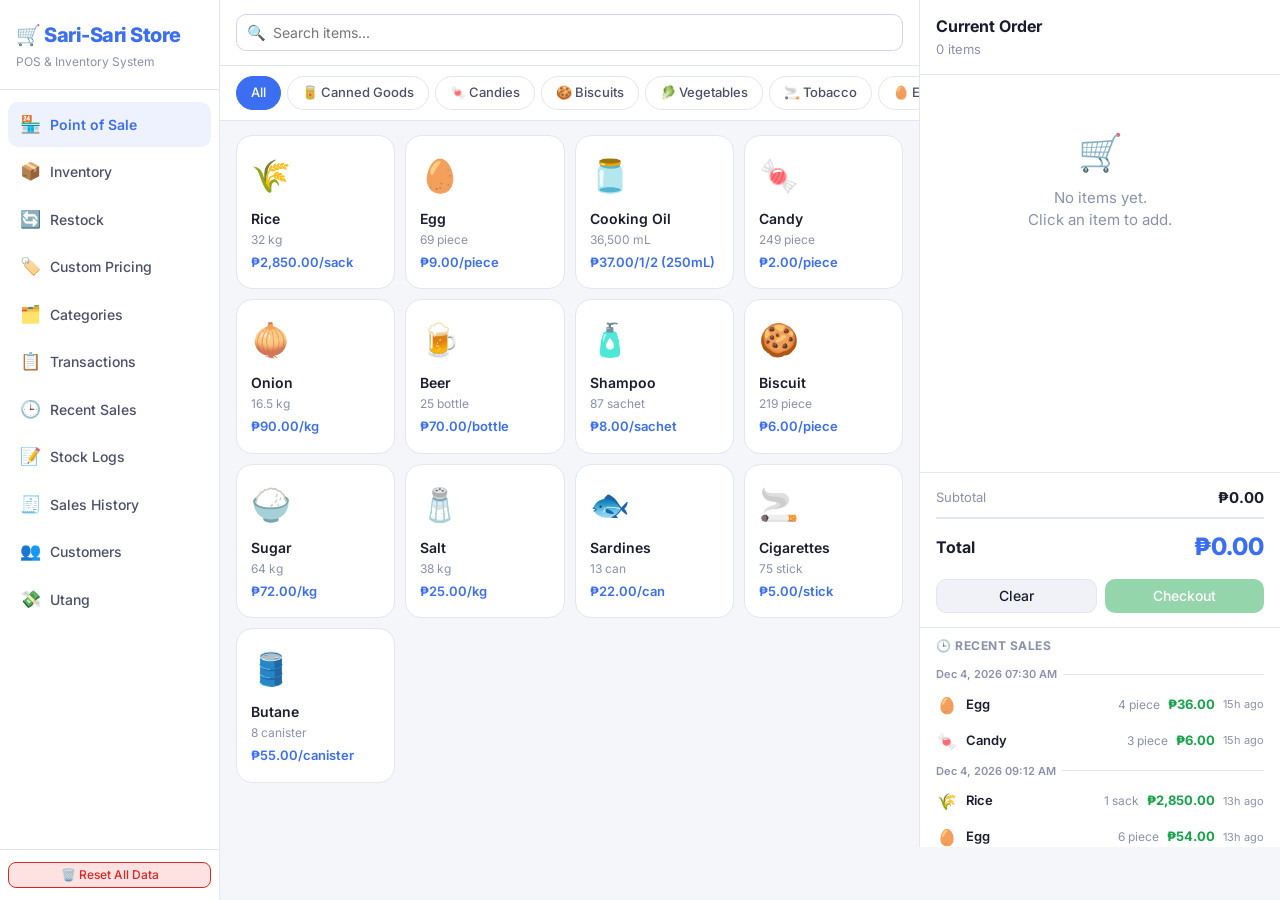
<file: index.html>
<!DOCTYPE html>
<html lang="en">

<head>
    <meta charset="UTF-8">
    <meta name="viewport" content="width=device-width, initial-scale=1.0">
    <title>POS & Inventory System</title>
    <link href="https://fonts.googleapis.com/css2?family=Inter:wght@300;400;500;600;700;800&display=swap"
        rel="stylesheet">
    <!-- ── Stylesheets (load order matters) ─────────────────────────────────── -->
    <!-- 1. Design tokens, layout, typography, tables -->
    <link rel="stylesheet" href="styles/main.css">
    <!-- 2. Reusable UI components: buttons, forms, modals, toasts, tabs -->
    <link rel="stylesheet" href="styles/components.css">
    <!-- 3. Point-of-Sale layout -->
    <link rel="stylesheet" href="styles/pos.css">
    <!-- 4. Inventory page -->
    <link rel="stylesheet" href="styles/inventory.css">
    <!-- 5. Page-specific styles: Utang, Sales History, Bayad modal -->
    <link rel="stylesheet" href="styles/pages.css">
</head>

<body>
    <div class="app">

        <div class="sidebar">
            <div class="sidebar-logo">
                <h1>🛒 Sari-Sari Store</h1>
                <span>POS & Inventory System</span>
            </div>
            <nav class="nav">
                <div class="nav-item active" onclick="showPage('pos')">
                    <span class="icon">🏪</span> Point of Sale
                </div>
                <div class="nav-item" onclick="showPage('inventory')">
                    <span class="icon">📦</span> Inventory
                    <span class="nav-badge" id="nav-low-stock-badge" style="display:none;"></span>
                </div>
                <div class="nav-item" onclick="showPage('restock')">
                    <span class="icon">🔄</span> Restock
                </div>
                <div class="nav-item" onclick="showPage('pricing')">
                    <span class="icon">🏷️</span> Custom Pricing
                </div>
                <div class="nav-item" onclick="showPage('categories')">
                    <span class="icon">🗂️</span> Categories
                </div>
                <div class="nav-item" onclick="showPage('transactions')">
                    <span class="icon">📋</span> Transactions
                </div>
                <div class="nav-item" onclick="showPage('recentsales')">
                    <span class="icon">🕒</span> Recent Sales
                </div>
                <div class="nav-item" onclick="showPage('stocklogs')">
                    <span class="icon">📝</span> Stock Logs
                </div>
                <div class="nav-item" onclick="showPage('saleshistory')">
                    <span class="icon">🧾</span> Sales History
                </div>
                <div class="nav-item" onclick="showPage('customers')">
                    <span class="icon">👥</span> Customers
                </div>
                <div class="nav-item" onclick="showPage('utang')">
                    <span class="icon">💸</span> Utang
                </div>
            </nav>
            <div style="padding: 12px 8px; border-top: 1px solid var(--border); flex-shrink: 0;">
                <button class="btn btn-sm btn-block" onclick="resetPersistedData()"
                    style="background: var(--red-light); color: var(--red); border: 1px solid var(--red); font-size: 12px; gap: 6px;">
                    🗑️ Reset All Data
                </button>
            </div>
        </div>

        <div class="main">

            <div id="low-stock-banner" class="low-stock-banner" style="display:none;">
                <div class="low-stock-banner-left">
                    <span class="low-stock-banner-title">⚠️ Low Stock Alert</span>
                    <div class="low-stock-chips" id="low-stock-chips"></div>
                </div>
                <button class="low-stock-dismiss" onclick="dismissLowStockBanner()" title="Dismiss">✕</button>
            </div>

            <div id="page-pos" class="page active" style="padding:0;">
                <div class="pos-layout">
                    <div class="pos-items">
                        <div class="pos-search">
                            <div class="search-box">
                                <span class="search-icon">🔍</span>
                                <input type="text" id="pos-search" placeholder="Search items..."
                                    oninput="renderPOSItems()">
                            </div>
                        </div>
                        <div class="pos-categories" id="pos-categories"></div>
                        <div class="pos-grid" id="pos-grid"></div>
                    </div>
                    <div class="pos-cart">
                        <div class="cart-header">
                            <h3>Current Order</h3>
                            <div class="cart-count" id="cart-count">0 items</div>
                        </div>
                        <div class="cart-items" id="cart-items">
                            <div class="cart-empty">
                                <div class="cart-empty-icon">🛒</div>
                                <div>No items yet.<br>Click an item to add.</div>
                            </div>
                        </div>
                        <div class="cart-footer">
                            <div class="cart-total">
                                <span class="cart-total-label">Subtotal</span>
                                <span class="cart-total-value" id="cart-subtotal">₱0.00</span>
                            </div>
                            <div class="cart-grand-total">
                                <span class="cart-grand-label">Total</span>
                                <span class="cart-grand-value" id="cart-total">₱0.00</span>
                            </div>
                            <div class="cart-actions">
                                <button class="btn btn-secondary" onclick="clearCart()">Clear</button>
                                <button class="btn btn-success" onclick="openCheckoutModal()" id="checkout-btn"
                                    disabled>Checkout</button>
                            </div>
                        </div>
                        <div class="recent-sales-panel">
                            <div class="recent-sales-header">
                                <span class="recent-sales-title">🕒 Recent Sales</span>
                            </div>
                            <div class="recent-sales-list" id="recent-sales-list">
                                <div class="recent-sales-empty">No sales yet.</div>
                            </div>
                        </div>
                    </div>
                </div>
            </div>

            <div id="page-inventory" class="page">
                <div class="topbar">
                    <h2>📦 Inventory</h2>
                    <div class="topbar-actions">
                        <button class="btn btn-primary" onclick="openAddItemModal()">+ Add Item</button>
                    </div>
                </div>

                <div class="inv-controls">
                    <div class="search-box" style="flex:1;">
                        <span class="search-icon">🔍</span>
                        <input type="text" id="inv-search" placeholder="Search items..." oninput="renderInventory()">
                    </div>
                    <select id="inv-cat-filter" onchange="renderInventory()" style="width:160px;">
                        <option value="">All Categories</option>
                    </select>
                </div>

                <div id="inv-low-stock-panel" class="low-stock-panel" style="display:none;">
                    <div class="low-stock-panel-header">
                        <span class="low-stock-panel-title">⚠️ Items Needing Attention</span>
                        <button class="btn btn-warning btn-sm" onclick="showPage('restock')">Go to Restock →</button>
                    </div>

                    <div class="table-wrap">
                        <table class="low-stock-table">
                            <thead>
                                <tr>
                                    <th>Item</th>
                                    <th>Current Stock</th>
                                    <th>Min. Level</th>
                                    <th>Status</th>
                                    <th>Action</th>
                                </tr>
                            </thead>
                            <tbody id="low-stock-tbody"></tbody>
                        </table>
                    </div>
                </div>

                <div class="card">
                    <div class="table-wrap">
                        <table id="inv-table">
                            <thead>
                                <tr>
                                    <th>Item</th>
                                    <th>Category</th>
                                    <th>Base Unit</th>
                                    <th>Stock</th>
                                    <th>Buy Price</th>
                                    <th>Sell Price</th>
                                    <th>Actions</th>
                                </tr>
                            </thead>
                            <tbody id="inv-tbody"></tbody>
                        </table>
                    </div>
                </div>
            </div>

            <div id="page-restock" class="page">
                <div class="topbar">
                    <h2>🔄 Restock Items</h2>
                </div>
                <div class="card">
                    <div class="inv-controls">
                        <div class="search-box" style="flex:3;">
                            <span class="search-icon">🔍</span>
                            <input type="text" id="restock-search" placeholder="Search items..."
                                oninput="filterRestockItems()">
                        </div>
                        <select class="form-select" style="flex:0;white-space:nowrap;width:auto;"
                            onchange="setRestockStatusFilter(this)">
                            <option value="all">All Status</option>
                            <option value="low">🔴 Low Stock</option>
                            <option value="in">🟢 In Stock</option>
                        </select>
                    </div>
                    <div class="table-wrap">
                        <table>
                            <thead>
                                <tr>
                                    <th>Item</th>
                                    <th>Category</th>
                                    <th>Stock</th>
                                    <th>Low Stock Threshold</th>
                                    <th>Status</th>
                                    <th>Actions</th>
                                </tr>
                            </thead>
                            <tbody id="restock-items-tbody"></tbody>
                        </table>
                    </div>
                </div>
            </div>

            <div id="page-pricing" class="page">
                <div class="topbar">
                    <h2>🏷️ Pricing Tiers</h2>
                    <div class="topbar-actions">
                        <button class="btn btn-primary" onclick="openAddPricingModal()">+ Add Pricing Tier</button>
                    </div>
                </div>
                <div id="pricing-list"></div>
            </div>

            <div id="page-categories" class="page">
                <div class="topbar">
                    <h2>🗂️ Categories</h2>
                    <div class="topbar-actions">
                        <button class="btn btn-primary" onclick="openAddCategoryModal()">+ Add Category</button>
                    </div>
                </div>
                <div class="card">
                    <div class="table-wrap">
                        <table>
                            <thead>
                                <tr>
                                    <th>Category</th>
                                    <th>Emoji</th>
                                    <th>Color</th>
                                    <th>Items</th>
                                    <th>Actions</th>
                                </tr>
                            </thead>
                            <tbody id="cat-tbody"></tbody>
                        </table>
                    </div>
                </div>
            </div>

            <div id="page-transactions" class="page">
                <div class="topbar">
                    <h2>📋 Transactions</h2>
                </div>
                <div class="stats-grid" id="txn-stats"></div>
                <div class="card">
                    <div class="table-wrap">
                        <table>
                            <thead>
                                <tr>
                                    <th>#</th>
                                    <th>Date & Time</th>
                                    <th>Items</th>
                                    <th>Total</th>
                                    <th>Details</th>
                                </tr>
                            </thead>
                            <tbody id="txn-tbody"></tbody>
                        </table>
                    </div>
                </div>
            </div>

            <div id="page-recentsales" class="page">
                <div class="topbar">
                    <h2>🕒 Recent Sales</h2>
                    <div class="topbar-actions">
                        <div class="search-box" style="width:200px;">
                            <span class="search-icon">🔍</span>
                            <input type="text" id="rs-search" placeholder="Search item..."
                                oninput="renderRecentSalesPage()">
                        </div>
                        <select id="rs-filter-date" onchange="renderRecentSalesPage()" style="width:150px;">
                            <option value="all">All Time</option>
                            <option value="today">Today</option>
                            <option value="week">This Week</option>
                            <option value="month">This Month</option>
                        </select>
                    </div>
                </div>
                <div class="stats-grid" id="rs-stats"></div>
                <div class="card">
                    <div class="table-wrap">
                        <table>
                            <thead>
                                <tr>
                                    <th>Item</th>
                                    <th>Quantity</th>
                                    <th>Price</th>
                                    <th>Date & Time</th>
                                    <th>Order #</th>
                                </tr>
                            </thead>
                            <tbody id="rs-tbody"></tbody>
                        </table>
                    </div>
                </div>
            </div>

            <div id="page-stocklogs" class="page">
                <div class="page-header">
                    <h2>📝 Stock Logs</h2>
                    <div class="topbar-actions">
                        <div class="search-box" style="width:180px;">
                            <span class="search-icon">🔍</span>
                            <input type="text" id="sl-search" placeholder="Search item..."
                                oninput="renderStockLogsPage()">
                        </div>
                        <select id="sl-filter-reason" onchange="renderStockLogsPage()" style="width:150px;">
                            <option value="all">All Reasons</option>
                            <option value="1">Purchase</option>
                            <option value="2">Sale</option>
                            <option value="3">Return</option>
                            <option value="4">Damage</option>
                            <option value="5">Recount</option>
                            <option value="6">Sample</option>
                            <option value="7">Adjustment</option>
                        </select>
                        <select id="sl-filter-date" onchange="renderStockLogsPage()" style="width:140px;">
                            <option value="all">All Time</option>
                            <option value="today">Today</option>
                            <option value="week">This Week</option>
                            <option value="month">This Month</option>
                        </select>
                        <button class="btn btn-primary" onclick="openLogStockChangeModal()">+ Log Stock Change</button>
                    </div>
                </div>
                <div class="stats-grid" id="sl-stats" style="margin-bottom:20px;"></div>
                <div class="card" style="padding:0;overflow:hidden;">
                    <div class="table-wrap">
                        <table>
                            <thead>
                                <tr>
                                    <th>Product</th>
                                    <th>Change</th>
                                    <th>Reason</th>
                                    <th>Expiry</th>
                                    <th>Notes</th>
                                    <th>Date</th>
                                </tr>
                            </thead>
                            <tbody id="sl-tbody"></tbody>
                        </table>
                    </div>
                </div>
            </div>

            <!-- ── Sales History Page ─────────────────────────────────────── -->
            <div id="page-saleshistory" class="page">
                <div class="page-header">
                    <h2>🧾 Sales History</h2>
                    <div class="topbar-actions">
                        <div class="search-box" style="width:220px;">
                            <span class="search-icon">🔍</span>
                            <input type="text" id="sh-search" placeholder="Customer or item…"
                                oninput="renderSalesHistoryPage()">
                        </div>
                        <select id="sh-filter-pay" onchange="renderSalesHistoryPage()" style="width:130px;">
                            <option value="all">All Methods</option>
                            <option value="cash">Cash</option>
                            <option value="credit">Credit</option>
                        </select>
                        <select id="sh-filter-date" onchange="renderSalesHistoryPage()" style="width:140px;">
                            <option value="all">All Time</option>
                            <option value="today">Today</option>
                            <option value="week">This Week</option>
                            <option value="month">This Month</option>
                        </select>
                    </div>
                </div>

                <div class="stats-grid" id="sh-stats" style="margin-bottom:20px;"></div>

                <div class="card" style="padding:0;overflow:hidden;">
                    <div class="table-wrap">
                        <table>
                            <thead>
                                <tr>
                                    <th>Date & Time</th>
                                    <th>Payment Method</th>
                                    <th>Items</th>
                                    <th>Total Amount</th>
                                    <th></th>
                                </tr>
                            </thead>
                            <tbody id="sh-tbody"></tbody>
                        </table>
                    </div>
                </div>
            </div>

            <!-- ── Customers Page ─────────────────────────────────────────── -->
            <div id="page-customers" class="page">
                <div class="page-header">
                    <h2>👥 Customers</h2>
                    <div class="topbar-actions">
                        <button class="btn btn-primary" onclick="openAddCustomerModal()">+ Add Customer</button>
                    </div>
                </div>

                <div class="stats-grid" id="cust-stats"
                    style="grid-template-columns: repeat(3,1fr);margin-bottom:16px;"></div>

                <div class="filter-row">
                    <div class="search-box" style="flex:1;max-width:340px;">
                        <span class="search-icon">🔍</span>
                        <input type="text" id="cust-search" placeholder="Search by name, contact or address…"
                            oninput="renderCustomersPage()">
                    </div>
                </div>

                <div class="card">
                    <div class="table-wrap">
                        <table>
                            <thead>
                                <tr>
                                    <th>Name</th>
                                    <th>Contact Number</th>
                                    <th>Address</th>
                                    <th>Credit Limit</th>
                                    <th>Utang (Balance)</th>
                                    <th>Actions</th>
                                </tr>
                            </thead>
                            <tbody id="cust-tbody"></tbody>
                        </table>
                    </div>
                </div>
            </div>

            <!-- ── Utang Page ──────────────────────────────────────────────── -->
            <div id="page-utang" class="page">
                <div class="page-header">
                    <h2>💸 Utang</h2>
                    <div class="topbar-actions">
                        <select id="utang-filter-status" onchange="renderUtangPage()" style="width:140px;">
                            <option value="unpaid">Unpaid Only</option>
                            <option value="all">All Records</option>
                            <option value="paid">Paid Only</option>
                        </select>
                        <div class="search-box" style="width:220px;">
                            <span class="search-icon">🔍</span>
                            <input type="text" id="utang-search" placeholder="Search customer…"
                                oninput="renderUtangPage()">
                        </div>
                    </div>
                </div>

                <div class="stats-grid" id="utang-stats"
                    style="grid-template-columns:repeat(3,1fr);margin-bottom:20px;"></div>

                <div class="utang-grid" id="utang-grid"></div>
            </div>

        </div>
    </div>

    <div class="modal-backdrop" id="modal-add-item">
        <div class="modal modal-lg">
            <div class="modal-header">
                <h3 id="item-modal-title">Add New Item</h3>
                <button class="close-btn" onclick="closeModal('modal-add-item')">✕</button>
            </div>
            <div class="modal-body">
                <div class="tabs">
                    <div class="tab active" onclick="switchTab('basic')">Basic Info</div>
                    <div class="tab" onclick="switchTab('units')">Unit Variants</div>
                </div>

                <div id="tab-basic" class="tab-panel active">
                    <div class="form-row">
                        <div class="form-group">
                            <label>Item Name *</label>
                            <input type="text" id="item-name" placeholder="e.g. Cooking Oil">
                        </div>
                        <div class="form-group">
                            <label>Category *</label>
                            <div style="display:flex;gap:8px;align-items:center;">
                                <select id="item-category" style="flex:1;">
                                    <option value="">— Select category —</option>
                                </select>
                                <button type="button" class="btn btn-secondary btn-sm"
                                    onclick="openAddCategoryModal(true)" style="white-space:nowrap;flex-shrink:0;">＋
                                    New</button>
                            </div>
                        </div>
                    </div>

                    <div class="form-group">
                        <label>Sold by *</label>
                        <div style="display:flex;gap:8px;align-items:flex-start;">
                            <select id="item-base-unit-select" onchange="onBaseUnitSelectChange()" style="flex:1;">
                                <option value="">— How is this item counted or measured? —</option>
                                <optgroup label="📦 Count (individual items)">
                                    <option value="piece">Piece</option>
                                    <option value="pack">Pack</option>
                                    <option value="box">Box</option>
                                </optgroup>
                                <optgroup label="⚖️ Weight">
                                    <option value="kg">Kilogram (kg)</option>
                                    <option value="g">Gram (g)</option>
                                    <option value="oz">Ounce (oz)</option>
                                </optgroup>
                                <optgroup label="💧 Volume (liquids)">
                                    <option value="mL">Milliliter (mL)</option>
                                    <option value="L">Liter (L)</option>
                                </optgroup>
                                <optgroup label="📏 Length">
                                    <option value="m">Meter (m)</option>
                                    <option value="cm">Centimeter (cm)</option>
                                </optgroup>
                                <option value="__custom__">✏️ Other — type my own…</option>
                            </select>
                            <input type="hidden" id="item-base-unit">
                        </div>
                        <input type="text" id="item-base-unit-custom" placeholder="Type your own unit"
                            oninput="onBaseUnitCustomInput()" style="margin-top:6px;display:none;">
                        <p class="helper" id="item-base-unit-helper" style="margin-top:5px;"></p>
                    </div>

                    <div class="form-row">
                        <div class="form-group">
                            <label>Cost price <span id="label-unit-buy"
                                    style="font-weight:400;color:var(--text3);"></span></label>
                            <div class="input-with-suffix">
                                <span class="input-prefix">₱</span>
                                <input type="number" id="item-buy-price" step="0.01" min="0" placeholder="0.00">
                                <span class="input-suffix" id="suffix-buy"></span>
                            </div>
                        </div>
                        <div class="form-group">
                            <label>Selling price <span id="label-unit-sell"
                                    style="font-weight:400;color:var(--text3);"></span></label>
                            <div class="input-with-suffix">
                                <span class="input-prefix">₱</span>
                                <input type="number" id="item-sell-price" step="0.01" min="0" placeholder="0.00">
                                <span class="input-suffix" id="suffix-sell"></span>
                            </div>
                        </div>
                    </div>

                    <div class="form-row">
                        <div class="form-group">
                            <label>Current stock <span id="label-unit-stock"
                                    style="font-weight:400;color:var(--text3);"></span></label>
                            <div class="input-with-suffix">
                                <input type="number" id="item-stock" step="any" min="0" placeholder="0">
                                <span class="input-suffix" id="suffix-stock"></span>
                            </div>
                        </div>
                        <div class="form-group">
                            <label>Alert when below <span id="label-unit-low"
                                    style="font-weight:400;color:var(--text3);"></span></label>
                            <div class="input-with-suffix">
                                <input type="number" id="item-low-stock" step="any" min="0"
                                    placeholder="e.g. 10  (leave blank to skip)">
                                <span class="input-suffix" id="suffix-low"></span>
                            </div>
                        </div>
                    </div>

                    <div class="form-group" id="default-unit-row" style="display:none;">
                        <label>Default selling size in POS</label>
                        <select id="item-default-unit">
                            <option value="base">Base unit</option>
                        </select>
                    </div>
                </div>

                <div id="tab-units" class="tab-panel">
                    <p class="helper" style="margin-bottom:14px;">
                        Optional: add bigger sizes you sell, e.g. a <strong>500 mL bottle</strong> or a <strong>50 kg
                            sack</strong>.
                    </p>
                    <div id="unit-variants-list"></div>
                    <button class="btn btn-secondary btn-sm" onclick="addUnitVariant()">+ Add size</button>
                </div>
            </div>
            <div class="modal-footer">
                <button class="btn btn-secondary" onclick="closeModal('modal-add-item')">Cancel</button>
                <button class="btn btn-primary" onclick="saveItem()">Save Item</button>
            </div>
        </div>
    </div>

    <div class="modal-backdrop" id="modal-add-cart">
        <div class="modal">
            <div class="modal-header">
                <h3 id="cart-modal-title">Add to Cart</h3>
                <button class="close-btn" onclick="closeModal('modal-add-cart')">✕</button>
            </div>
            <div class="modal-body">
                <div class="cart-stock-info" id="cart-stock-info">
                    <span class="cart-stock-label">Available Stock:</span>
                    <span class="cart-stock-value" id="cart-stock-value">—</span>
                </div>
                <div class="form-group">
                    <label>Selling Option</label>
                    <div class="unit-options" id="cart-unit-options"></div>
                </div>
                <div class="form-group" id="cart-qty-group">
                    <label id="cart-qty-label">Quantity</label>
                    <input type="number" id="cart-qty" step="any" min="0.01" placeholder="Enter quantity"
                        oninput="updateCartPreview()">
                </div>

                <div class="manual-price-toggle" id="manual-price-section">
                    <label class="toggle-row" for="cart-manual-check">
                        <span class="toggle-icon">✏️</span>
                        <span class="toggle-label">Manual Price</span>
                        <span class="toggle-hint" id="manual-hint">Use a custom price instead of the normal rate</span>
                        <input type="checkbox" id="cart-manual-check" onchange="onManualPriceToggle()">
                        <span class="toggle-switch"></span>
                    </label>
                    <div id="manual-price-fields" style="display:none;">
                        <div class="manual-price-row">
                            <div class="form-group" style="margin:0;flex:1;">
                                <label>Price per <span id="manual-per-unit">unit</span></label>
                                <div style="position:relative;">
                                    <span
                                        style="position:absolute;left:10px;top:50%;transform:translateY(-50%);color:var(--text3);font-size:13px;pointer-events:none;">₱</span>
                                    <input type="number" id="cart-manual-price" step="0.01" min="0" placeholder="0.00"
                                        style="padding-left:26px;" oninput="updateCartPreview()">
                                </div>
                            </div>
                        </div>
                        <p class="helper" style="margin-top:6px;">Normal price: <strong
                                id="normal-price-display">—</strong></p>
                    </div>
                </div>

                <div class="price-preview" id="cart-price-preview">
                    <span class="price-preview-label" id="preview-label">Total</span>
                    <span class="price-preview-value" id="preview-value">₱0.00</span>
                </div>
                <div id="stock-warning" class="restock-info"
                    style="display:none;background:var(--orange-light);color:var(--orange);"></div>
            </div>
            <div class="modal-footer">
                <button class="btn btn-secondary" onclick="closeModal('modal-add-cart')">Cancel</button>
                <button class="btn btn-primary" id="add-cart-btn" onclick="addToCart()">Add to Cart</button>
            </div>
        </div>
    </div>

    <div class="modal-backdrop" id="modal-custom-price">
        <div class="modal modal-lg">
            <div class="modal-header">
                <h3 id="cp-modal-title">Add Pricing Tier</h3>
                <button class="close-btn" onclick="closeModal('modal-custom-price')">✕</button>
            </div>
            <div class="modal-body">
                <div class="form-row">
                    <div class="form-group">
                        <label>Product *</label>
                        <select id="cp-product" onchange="onPricingProductChange()">
                            <option value="">— Select product —</option>
                        </select>
                    </div>
                    <div class="form-group">
                        <label>Selling Unit *</label>
                        <select id="cp-unit">
                            <option value="">— Select product first —</option>
                        </select>
                    </div>
                </div>
                <div class="form-row">
                    <div class="form-group">
                        <label>Tier Type *</label>
                        <select id="cp-tier-type" onchange="updatePricingTierTypeUI()">
                            <option value="BUNDLE_PRICE">Bundle Price (e.g. 3 for ₱5)</option>
                            <option value="VOLUME_DISCOUNT">Volume Discount (e.g. 10+ pcs = ₱1.50 each)</option>
                            <option value="FLAT_RATE">Flat Rate (e.g. January Sale ₱54/kg)</option>
                        </select>
                    </div>
                    <div class="form-group">
                        <label>Label / Promo Name <span
                                style="font-weight:400;color:var(--text3);">(optional)</span></label>
                        <input type="text" id="cp-label" placeholder="e.g. New Year Sale">
                    </div>
                </div>

                <!-- Bundle Price fields -->
                <div id="cp-bundle-fields">
                    <div class="form-row">
                        <div class="form-group">
                            <label>Exact Quantity *</label>
                            <input type="number" id="cp-qty-min" step="1" min="1" placeholder="e.g. 3">
                        </div>
                        <div class="form-group">
                            <label>Total Price for Bundle (₱) *</label>
                            <input type="number" id="cp-total-price" step="0.01" min="0" placeholder="e.g. 5.00">
                        </div>
                    </div>
                </div>

                <!-- Volume / Flat Rate fields -->
                <div id="cp-volume-fields" style="display:none;">
                    <div class="form-row">
                        <div class="form-group">
                            <label>Min Qty *</label>
                            <input type="number" id="cp-qty-min-v" step="1" min="1" placeholder="e.g. 10">
                        </div>
                        <div class="form-group">
                            <label>Max Qty <span style="font-weight:400;color:var(--text3);">(999999 =
                                    open-ended)</span></label>
                            <input type="number" id="cp-qty-max" step="1" min="1" value="999999">
                        </div>
                    </div>
                    <div class="form-group">
                        <label>Price Per Unit (₱) *</label>
                        <input type="number" id="cp-price-per-unit" step="0.01" min="0" placeholder="e.g. 1.50">
                    </div>
                </div>

                <div class="form-row">
                    <div class="form-group">
                        <label>Effective From *</label>
                        <input type="date" id="cp-from">
                    </div>
                    <div class="form-group">
                        <label>Effective To <span style="font-weight:400;color:var(--text3);">(leave blank =
                                open-ended)</span></label>
                        <input type="date" id="cp-to">
                    </div>
                </div>
            </div>
            <div class="modal-footer">
                <button class="btn btn-secondary" onclick="closeModal('modal-custom-price')">Cancel</button>
                <button class="btn btn-primary" onclick="savePricingTier()">Save Pricing Tier</button>
            </div>
        </div>
    </div>

    <div class="modal-backdrop" id="modal-category">
        <div class="modal modal-sm">
            <div class="modal-header">
                <h3 id="cat-modal-title">Add Category</h3>
                <button class="close-btn" onclick="closeModal('modal-category')">✕</button>
            </div>
            <div class="modal-body">
                <div class="form-group">
                    <label>Category Name *</label>
                    <input type="text" id="cat-name" placeholder="e.g. Beverages">
                </div>
                <div class="form-row">
                    <div class="form-group">
                        <label>Emoji Icon</label>
                        <div style="display:flex;gap:8px;align-items:center;">
                            <input type="text" id="cat-emoji" placeholder="🧃" maxlength="4"
                                style="width:60px;text-align:center;font-size:20px;padding:6px;">
                            <div id="cat-emoji-presets" style="display:flex;flex-wrap:wrap;gap:4px;flex:1;"></div>
                        </div>
                    </div>
                    <div class="form-group">
                        <label>Badge Color</label>
                        <div id="cat-color-presets" style="display:flex;flex-wrap:wrap;gap:6px;margin-top:4px;"></div>
                        <input type="hidden" id="cat-color" value="blue">
                    </div>
                </div>
                <div class="form-group">
                    <label>Preview</label>
                    <div style="margin-top:6px;">
                        <span id="cat-badge-preview" class="badge badge-blue">📦 Category</span>
                    </div>
                </div>
            </div>
            <div class="modal-footer">
                <button class="btn btn-secondary" onclick="closeModal('modal-category')">Cancel</button>
                <button class="btn btn-primary" onclick="saveCategory()">Save Category</button>
            </div>
        </div>
    </div>

    <div class="modal-backdrop" id="modal-txn-detail">
        <div class="modal">
            <div class="modal-header">
                <h3>Transaction Details</h3>
                <button class="close-btn" onclick="closeModal('modal-txn-detail')">✕</button>
            </div>
            <div class="modal-body" id="txn-detail-body"></div>
        </div>
    </div>

    <div class="modal-backdrop" id="modal-restock">
        <div class="modal">
            <div class="modal-header">
                <h3>🔄 Restock Item</h3>
                <button class="close-btn" onclick="closeModal('modal-restock')">✕</button>
            </div>
            <div class="modal-body">
                <div id="restock-item-details" class="restock-modal-details"></div>
                <div class="form-group">
                    <label>Restock Unit</label>
                    <div class="unit-options" id="restock-modal-units"></div>
                </div>
                <div class="form-group">
                    <label>Quantity</label>
                    <input type="number" id="restock-modal-qty" min="0.01" step="any" placeholder="Enter quantity"
                        oninput="updateRestockModalPreview()">
                </div>
                <div id="restock-modal-preview" class="restock-info" style="display:none;"></div>
                <div class="form-group" style="margin-top:14px;">
                    <label>Note <span style="font-weight:400;color:var(--text3);">(optional)</span></label>
                    <input type="text" id="restock-modal-note" placeholder="e.g. New delivery">
                </div>
            </div>
            <div class="modal-footer">
                <button class="btn btn-secondary" onclick="closeModal('modal-restock')">Cancel</button>
                <button class="btn btn-success" onclick="doRestockFromModal()">✅ Confirm Restock</button>
            </div>
        </div>
    </div>

    <!-- ── Checkout / Payment Modal ─────────────────────────────────────── -->
    <div class="modal-backdrop" id="modal-checkout">
        <div class="modal modal-sm">
            <div class="modal-header">
                <h3>💳 Payment</h3>
                <button class="close-btn" onclick="closeModal('modal-checkout')">✕</button>
            </div>
            <div class="modal-body">

                <!-- Order total summary -->
                <div class="checkout-total-box">
                    <span class="checkout-total-label">Order Total</span>
                    <span class="checkout-total-value" id="checkout-total-display">₱0.00</span>
                </div>

                <!-- Payment method selector -->
                <div class="form-group">
                    <label>Payment Method</label>
                    <div class="checkout-pay-btns">
                        <button class="checkout-pay-btn active" id="pay-btn-cash"
                            onclick="selectCheckoutPayment('cash')">
                            <span class="checkout-pay-icon">💵</span>
                            <span class="checkout-pay-label">Cash</span>
                            <span class="checkout-pay-sub">Walk-in / no account</span>
                        </button>
                        <button class="checkout-pay-btn" id="pay-btn-credit" onclick="selectCheckoutPayment('credit')">
                            <span class="checkout-pay-icon">📒</span>
                            <span class="checkout-pay-label">Credit</span>
                            <span class="checkout-pay-sub">Charge to customer tab</span>
                        </button>
                    </div>
                </div>

                <!-- Customer selector — shown only for Credit -->
                <div class="form-group" id="checkout-customer-section" style="display:none;">
                    <label>Customer *</label>
                    <select id="checkout-customer-select" onchange="onCheckoutCustomerChange()" style="width:100%;">
                        <option value="">— Select customer —</option>
                    </select>
                    <p class="helper" style="margin-top:5px;">Only customers with a credit limit are shown.</p>
                </div>

                <!-- Credit limit info panel — shown after customer is selected -->
                <div id="checkout-credit-info" class="checkout-credit-info" style="display:none;"></div>

            </div>
            <div class="modal-footer">
                <button class="btn btn-secondary" onclick="closeModal('modal-checkout')">Cancel</button>
                <button class="btn btn-success" id="confirm-checkout-btn" onclick="confirmCheckout()">✅ Confirm
                    Sale</button>
            </div>
        </div>
    </div>

    <!-- ── Customer Add/Edit Modal ─────────────────────────────────────── -->
    <div class="modal-backdrop" id="modal-customer">
        <div class="modal">
            <div class="modal-header">
                <h3 id="cust-modal-title">Add New Customer</h3>
                <button class="close-btn" onclick="closeModal('modal-customer')">✕</button>
            </div>
            <div class="modal-body">
                <div class="form-row-3">
                    <div class="form-group">
                        <label>First Name *</label>
                        <input type="text" id="cust-first-name" placeholder="e.g. Juan">
                    </div>
                    <div class="form-group">
                        <label>Middle Name <span style="font-weight:400;color:var(--text3);">(optional)</span></label>
                        <input type="text" id="cust-middle-name" placeholder="e.g. Reyes">
                    </div>
                    <div class="form-group">
                        <label>Last Name *</label>
                        <input type="text" id="cust-last-name" placeholder="e.g. dela Cruz">
                    </div>
                </div>
                <div class="form-row">
                    <div class="form-group">
                        <label>Contact Number</label>
                        <input type="text" id="cust-contact" placeholder="e.g. 09171234567">
                    </div>
                    <div class="form-group">
                        <label>Credit Limit (₱)</label>
                        <div style="position:relative;">
                            <span
                                style="position:absolute;left:10px;top:50%;transform:translateY(-50%);color:var(--text3);font-size:13px;pointer-events:none;">₱</span>
                            <input type="number" id="cust-credit-limit" min="0" step="0.01" placeholder="0.00"
                                style="padding-left:26px;">
                        </div>
                        <p class="helper">Max amount this customer can owe at one time.</p>
                    </div>
                </div>
                <hr class="divider">
                <div class="section-title">📍 Address <span
                        style="font-weight:400;text-transform:none;letter-spacing:0;">(optional)</span></div>
                <div class="form-group">
                    <label>Street / House No.</label>
                    <input type="text" id="cust-street" placeholder="e.g. 123 Rizal St">
                </div>
                <div class="form-row">
                    <div class="form-group">
                        <label>Barangay</label>
                        <input type="text" id="cust-barangay" placeholder="e.g. Lamac">
                    </div>
                    <div class="form-group">
                        <label>Municipality / City</label>
                        <input type="text" id="cust-municipality" placeholder="e.g. Consolacion">
                    </div>
                </div>
            </div>
            <div class="modal-footer">
                <button class="btn btn-secondary" onclick="closeModal('modal-customer')">Cancel</button>
                <button class="btn btn-primary" onclick="saveCustomer()">Save Customer</button>
            </div>
        </div>
    </div>

    <!-- ── Bayad (Payment) Modal ────────────────────────────────────────── -->
    <div class="modal-backdrop" id="modal-bayad">
        <div class="modal modal-sm">
            <div class="modal-header">
                <h3>💰 Bayad — Record Payment</h3>
                <button class="close-btn" onclick="closeModal('modal-bayad')">✕</button>
            </div>
            <div class="modal-body">
                <!-- Customer info -->
                <div class="bayad-customer-block">
                    <div class="bayad-avatar">👤</div>
                    <div>
                        <div class="bayad-customer-name" id="bayad-customer-name">—</div>
                        <div style="font-size:12px;color:var(--text3);">Credit Record</div>
                    </div>
                </div>

                <!-- Summary row -->
                <div class="bayad-credit-summary">
                    <div class="bayad-summary-item">
                        <div class="bayad-summary-label">Owed</div>
                        <div class="bayad-summary-value" id="bayad-amount-owed">₱0.00</div>
                    </div>
                    <div class="bayad-summary-item">
                        <div class="bayad-summary-label">Paid</div>
                        <div class="bayad-summary-value green" id="bayad-amount-paid">₱0.00</div>
                    </div>
                    <div class="bayad-summary-item">
                        <div class="bayad-summary-label">Remaining</div>
                        <div class="bayad-summary-value red" id="bayad-remaining">₱0.00</div>
                    </div>
                </div>

                <!-- Amount input -->
                <div class="form-group">
                    <label>Payment Amount (₱) *</label>
                    <div class="bayad-input-row">
                        <div class="form-group">
                            <div style="position:relative;">
                                <span
                                    style="position:absolute;left:10px;top:50%;transform:translateY(-50%);color:var(--text3);font-size:13px;pointer-events:none;">₱</span>
                                <input type="number" id="bayad-amount-input" min="0.01" step="0.01" placeholder="0.00"
                                    style="padding-left:26px;" oninput="onBayadAmountInput()">
                            </div>
                        </div>
                        <button class="btn btn-secondary" id="bayad-full-btn" data-remaining="0"
                            onclick="bayad_fillFull()" style="white-space:nowrap;flex-shrink:0;">
                            Full Amount
                        </button>
                    </div>
                    <div class="bayad-error" id="bayad-error"></div>
                </div>

                <!-- Live preview -->
                <div class="bayad-preview" id="bayad-preview">
                    <div class="bayad-preview-row">
                        <span>New Total Paid:</span>
                        <span id="bayad-preview-paid">₱0.00</span>
                    </div>
                    <div class="bayad-preview-row">
                        <span>New Remaining:</span>
                        <span id="bayad-preview-remaining">₱0.00</span>
                    </div>
                    <div class="bayad-preview-status is-pending" id="bayad-preview-status">🕐 Still pending</div>
                </div>
            </div>
            <div class="modal-footer">
                <button class="btn btn-secondary" onclick="closeModal('modal-bayad')">Cancel</button>
                <button class="btn btn-success" id="bayad-confirm-btn" onclick="confirmBayad()" disabled>
                    ✅ Confirm Payment
                </button>
            </div>
        </div>
    </div>

    <!-- ── Sale Detail Modal ────────────────────────────────────────────── -->
    <div class="modal-backdrop" id="modal-sale-detail">
        <div class="modal modal-lg">
            <div class="modal-header">
                <h3>🧾 Sale Details</h3>
                <button class="close-btn" onclick="closeModal('modal-sale-detail')">✕</button>
            </div>
            <div class="modal-body">

                <!-- Sale number + timestamp -->
                <div class="sh-modal-header-block">
                    <div class="sh-modal-sale-num" id="sh-modal-sale-num">Sale #0001</div>
                    <div class="sh-modal-datetime" id="sh-modal-datetime">—</div>
                </div>

                <!-- Two-column layout for desktop -->
                <div class="two-col" style="gap:24px;align-items:start;">

                    <!-- Left: Payment & customer info -->
                    <div>
                        <div class="sh-detail-section-title">💳 Payment Information</div>
                        <div id="sh-modal-payment-info"></div>
                    </div>

                    <!-- Right: Summary -->
                    <div>
                        <div class="sh-detail-section-title">📊 Order Summary</div>
                        <div class="sh-detail-summary">
                            <div class="sh-detail-summary-row">
                                <span>Items</span>
                                <span id="sh-modal-item-count">—</span>
                            </div>
                            <div class="sh-detail-summary-row">
                                <span>Subtotal</span>
                                <span id="sh-modal-subtotal">₱0.00</span>
                            </div>
                            <div class="sh-detail-summary-total">
                                <span class="sh-detail-total-label">Total</span>
                                <span class="sh-detail-total-value" id="sh-modal-total">₱0.00</span>
                            </div>
                        </div>
                    </div>
                </div>

                <hr class="divider" style="margin:20px 0;">

                <!-- Item breakdown -->
                <div class="sh-detail-section-title">🛒 Item Breakdown</div>
                <div id="sh-modal-items"></div>

            </div>
            <div class="modal-footer">
                <button class="btn btn-secondary" onclick="closeModal('modal-sale-detail')">Close</button>
            </div>
        </div>
    </div>

    <!-- ── Log Stock Change Modal ────────────────────────────────────────── -->
    <div class="modal-backdrop" id="modal-log-stock">
        <div class="modal modal-sm">
            <div class="modal-header">
                <h3>📝 Log Stock Change</h3>
                <button class="close-btn" onclick="closeModal('modal-log-stock')">✕</button>
            </div>
            <div class="modal-body">
                <div class="form-group">
                    <label>Product *</label>
                    <select id="sl-log-product" onchange="onLogStockProductChange()">
                        <option value="">— Select product —</option>
                    </select>
                </div>
                <div class="form-group">
                    <label>Reason *</label>
                    <select id="sl-log-reason" onchange="onLogStockReasonChange()">
                        <option value="">— Select reason —</option>
                        <option value="1">📦 Purchase (restock)</option>
                        <option value="2">🛒 Sale</option>
                        <option value="3">↩️ Return</option>
                        <option value="4">💥 Damage</option>
                        <option value="5">🔢 Recount</option>
                        <option value="6">🧪 Sample</option>
                        <option value="7">⚙️ Adjustment</option>
                    </select>
                </div>
                <div class="form-group">
                    <label>Change Quantity *</label>
                    <div style="display:flex;gap:8px;align-items:center;">
                        <select id="sl-log-direction" style="width:110px;flex-shrink:0;">
                            <option value="+">+ Add</option>
                            <option value="-">− Remove</option>
                        </select>
                        <div style="position:relative;flex:1;">
                            <input type="number" id="sl-log-qty" min="0.001" step="any" placeholder="0"
                                oninput="updateLogStockPreview()">
                            <span id="sl-log-unit-suffix"
                                style="position:absolute;right:10px;top:50%;transform:translateY(-50%);color:var(--text3);font-size:13px;pointer-events:none;"></span>
                        </div>
                    </div>
                    <div id="sl-log-stock-preview"
                        style="display:none;margin-top:8px;padding:9px 12px;border-radius:var(--radius);font-size:13px;font-weight:500;">
                    </div>
                </div>
                <div class="form-group" id="sl-log-expiry-group">
                    <label>Expiration Date <span id="sl-log-expiry-required"
                            style="color:var(--red);font-weight:700;"></span></label>
                    <input type="date" id="sl-log-expiry">
                    <p class="helper" id="sl-log-expiry-hint">Required for Purchase restocks. Leave blank if product has
                        no expiry.</p>
                </div>
                <div class="form-group">
                    <label>Notes <span style="font-weight:400;color:var(--text3);">(optional)</span></label>
                    <textarea id="sl-log-notes"
                        placeholder="e.g. Delivered by supplier, damaged in flood..."></textarea>
                </div>
            </div>
            <div class="modal-footer">
                <button class="btn btn-secondary" onclick="closeModal('modal-log-stock')">Cancel</button>
                <button class="btn btn-primary" onclick="saveLogStockChange()">✅ Save Log</button>
            </div>
        </div>
    </div>

    <script src="data/store.js"></script>
    <script src="js/helpers.js"></script>
    <script src="js/storage.js"></script>
    <script src="js/services.js"></script>
    <script src="js/navigation.js"></script>
    <script src="js/pos.js"></script>
    <script src="js/inventory.js"></script>
    <script src="js/categories.js"></script>
    <script src="js/restock.js"></script>
    <script src="js/pricing.js"></script>
    <script src="js/reports.js"></script>
    <script src="js/alerts.js"></script>
    <script src="js/sales_history.js"></script>
    <script src="js/customers.js"></script>
    <script src="js/utang.js"></script>
    <script>
        loadOrSeedDb();
        renderPOSItems();
        updateLowStockAlerts();
        renderRecentSales();
    </script>

</body>

</html>
</file>
<file: styles/main.css>
:root {
  --bg: #f5f6fa;
  --surface: #ffffff;
  --surface2: #f0f2f8;
  --border: #e2e6f0;
  --border2: #d0d6e8;
  --text: #1a1d2e;
  --text2: #4a5068;
  --text3: #8892aa;
  --accent: #3b6ef0;
  --accent-light: #eef2ff;
  --accent-hover: #2d5cd8;
  --green: #16a34a;
  --green-light: #dcfce7;
  --red: #dc2626;
  --red-light: #fee2e2;
  --orange: #ea580c;
  --orange-light: #ffedd5;
  --yellow: #d97706;
  --yellow-light: #fef3c7;
  --radius: 10px;
  --radius-lg: 16px;
  --shadow: 0 1px 3px rgba(0, 0, 0, 0.08), 0 1px 2px rgba(0, 0, 0, 0.05);
  --shadow-md: 0 4px 12px rgba(0, 0, 0, 0.1);
  --shadow-lg: 0 8px 30px rgba(0, 0, 0, 0.12);
}

*,
*::before,
*::after {
  box-sizing: border-box;
  margin: 0;
  padding: 0;
}

body {
  font-family: "Inter", sans-serif;
  background: var(--bg);
  color: var(--text);
  font-size: 15px;
  line-height: 1.5;
  -webkit-font-smoothing: antialiased;
}

.app {
  display: flex;
  height: 100vh;
  overflow: hidden;
}

.sidebar {
  width: 220px;
  background: var(--surface);
  border-right: 1px solid var(--border);
  display: flex;
  flex-direction: column;
  flex-shrink: 0;
}

.main {
  flex: 1;
  overflow: hidden;
  display: flex;
  flex-direction: column;
}

.sidebar-logo {
  padding: 20px 16px 16px;
  border-bottom: 1px solid var(--border);
}

.sidebar-logo h1 {
  font-size: 20px;
  font-weight: 800;
  color: var(--accent);
  letter-spacing: -0.5px;
}

.sidebar-logo span {
  font-size: 12px;
  color: var(--text3);
  font-weight: 400;
}

.nav {
  padding: 12px 8px;
  flex: 1;
}

.nav-item {
  display: flex;
  align-items: center;
  gap: 10px;
  padding: 10px 12px;
  border-radius: var(--radius);
  cursor: pointer;
  font-size: 14px;
  font-weight: 500;
  color: var(--text2);
  transition: all 0.15s;
  margin-bottom: 2px;
  user-select: none;
}

.nav-item:hover {
  background: var(--surface2);
  color: var(--text);
}

.nav-item.active {
  background: var(--accent-light);
  color: var(--accent);
  font-weight: 600;
}

.nav-item .icon {
  width: 20px;
  text-align: center;
  font-size: 17px;
  flex-shrink: 0;
}

.nav-badge {
  margin-left: auto;
  background: var(--orange);
  color: #fff;
  font-size: 11px;
  font-weight: 700;
  padding: 2px 7px;
  border-radius: 10px;
  min-width: 20px;
  text-align: center;
}

.topbar {
  display: flex;
  align-items: center;
  justify-content: space-between;
  margin-bottom: 20px;
}

.topbar h2 {
  font-size: 20px;
  font-weight: 700;
  letter-spacing: -0.3px;
}

.topbar-actions {
  display: flex;
  gap: 8px;
  align-items: center;
}

.page {
  display: none;
  flex: 1;
  overflow: auto;
  padding: 22px 26px;
}

.page.active {
  display: block;
}

.card {
  background: var(--surface);
  border: 1px solid var(--border);
  border-radius: var(--radius-lg);
  padding: 20px;
  box-shadow: var(--shadow);
}

.card+.card {
  margin-top: 16px;
}

.card-header {
  display: flex;
  align-items: center;
  justify-content: space-between;
  margin-bottom: 16px;
}

.card-title {
  font-size: 12px;
  font-weight: 700;
  color: var(--text3);
  text-transform: uppercase;
  letter-spacing: 0.6px;
}

.stats-grid {
  display: grid;
  grid-template-columns: repeat(4, 1fr);
  gap: 14px;
  margin-bottom: 20px;
}

.stat-card {
  background: var(--surface);
  border: 1px solid var(--border);
  border-radius: var(--radius-lg);
  padding: 18px 20px;
  box-shadow: var(--shadow);
}

.stat-label {
  font-size: 12px;
  color: var(--text3);
  font-weight: 600;
  text-transform: uppercase;
  letter-spacing: 0.4px;
  margin-bottom: 8px;
}

.stat-value {
  font-size: 28px;
  font-weight: 800;
  letter-spacing: -1px;
  line-height: 1.1;
}

.stat-sub {
  font-size: 12px;
  color: var(--text3);
  margin-top: 4px;
}

.stat-card.blue .stat-value {
  color: var(--accent);
}

.stat-card.green .stat-value {
  color: var(--green);
}

.stat-card.orange .stat-value {
  color: var(--orange);
}

.stat-card.red .stat-value {
  color: var(--red);
}

.table-wrap {
  overflow-x: auto;
}

table {
  width: 100%;
  border-collapse: collapse;
}

thead tr {
  background: var(--surface2);
}

th {
  text-align: left;
  padding: 11px 14px;
  font-size: 12px;
  font-weight: 700;
  color: var(--text3);
  text-transform: uppercase;
  letter-spacing: 0.6px;
  border-bottom: 1px solid var(--border);
  white-space: nowrap;
}

td {
  padding: 13px 14px;
  border-bottom: 1px solid var(--border);
  font-size: 14px;
  vertical-align: middle;
}

tr:last-child td {
  border-bottom: none;
}

tbody tr:hover td {
  background: var(--surface2);
}

.badge {
  display: inline-flex;
  align-items: center;
  gap: 4px;
  padding: 4px 10px;
  border-radius: 20px;
  font-size: 12px;
  font-weight: 600;
  white-space: nowrap;
}

.badge-green {
  background: var(--green-light);
  color: var(--green);
}

.badge-red {
  background: var(--red-light);
  color: var(--red);
}

.badge-orange {
  background: var(--orange-light);
  color: var(--orange);
}

.badge-blue {
  background: var(--accent-light);
  color: var(--accent);
}

.badge-yellow {
  background: var(--yellow-light);
  color: var(--yellow);
}

::-webkit-scrollbar {
  width: 5px;
  height: 5px;
}

::-webkit-scrollbar-track {
  background: transparent;
}

::-webkit-scrollbar-thumb {
  background: var(--border2);
  border-radius: 10px;
}

.divider {
  border: none;
  border-top: 1px solid var(--border);
  margin: 16px 0;
}

.section-title {
  font-size: 12px;
  font-weight: 700;
  color: var(--text3);
  margin-bottom: 10px;
  text-transform: uppercase;
  letter-spacing: 0.6px;
}

.helper {
  font-size: 12.5px;
  color: var(--text3);
  margin-top: 5px;
  line-height: 1.4;
}

.two-col {
  display: grid;
  grid-template-columns: 1fr 1fr;
  gap: 20px;
}

.page-empty {
  text-align: center;
  padding: 40px 20px;
  color: var(--text3);
  font-size: 14px;
}

.low-stock-indicator {
  display: inline-flex;
  align-items: center;
  gap: 4px;
  font-size: 12px;
  color: var(--orange);
  font-weight: 600;
}

/* Uniform page content wrapper */
.page-content {
  display: flex;
  flex-direction: column;
  gap: 16px;
}

/* Uniform control bar for pages with filters */
.page-controls {
  display: flex;
  gap: 10px;
  align-items: center;
  flex-wrap: wrap;
}

.page-controls .search-box {
  flex: 1;
  min-width: 180px;
  max-width: 300px;
}

/* Empty state styling */
.empty-state {
  text-align: center;
  padding: 40px 20px;
  color: var(--text3);
}

.empty-state-icon {
  font-size: 40px;
  margin-bottom: 12px;
  opacity: 0.6;
}

.empty-state-text {
  font-size: 14px;
  line-height: 1.5;
}

/* Table enhancements for uniform appearance */
table thead th:first-child {
  border-radius: var(--radius) 0 0 0;
}

table thead th:last-child {
  border-radius: 0 var(--radius) 0 0;
}

table tbody tr {
  transition: background-color 0.15s;
}

/* Uniform page header styling */
.page-header {
  display: flex;
  align-items: center;
  justify-content: space-between;
  margin-bottom: 20px;
  flex-wrap: wrap;
  gap: 12px;
}

.page-header h2 {
  font-size: 20px;
  font-weight: 700;
  letter-spacing: -0.3px;
  display: flex;
  align-items: center;
  gap: 8px;
}

/* Action buttons in tables */
.table-actions {
  display: flex;
  gap: 4px;
  align-items: center;
}

.table-action-btn {
  background: none;
  border: none;
  cursor: pointer;
  padding: 4px 6px;
  border-radius: 4px;
  font-size: 14px;
  transition: all 0.15s;
  color: var(--text3);
}

.table-action-btn:hover {
  background: var(--surface2);
  color: var(--text);
}

.table-action-btn.delete:hover {
  background: var(--red-light);
  color: var(--red);
}

.table-action-btn.edit:hover {
  background: var(--accent-light);
  color: var(--accent);
}

/* Uniform content area */
.page-section {
  background: var(--surface);
  border: 1px solid var(--border);
  border-radius: var(--radius-lg);
  padding: 20px;
  box-shadow: var(--shadow);
}

.page-section+.page-section {
  margin-top: 16px;
}

/* Consistent filter row styling */
.filter-row {
  display: flex;
  gap: 10px;
  align-items: center;
  flex-wrap: wrap;
  margin-bottom: 16px;
}

.filter-row .search-box {
  flex: 1;
  min-width: 200px;
}

.filter-row select {
  min-width: 140px;
}
</file>
<file: styles/components.css>
.btn {
  padding: 9px 18px;
  border-radius: var(--radius);
  border: none;
  cursor: pointer;
  font-family: "Inter", sans-serif;
  font-size: 14px;
  font-weight: 500;
  transition: all 0.15s;
  display: inline-flex;
  align-items: center;
  justify-content: center;
  gap: 6px;
  line-height: 1;
  white-space: nowrap;
  text-decoration: none;
}

.btn:disabled {
  opacity: 0.45;
  cursor: not-allowed;
  pointer-events: none;
}

.btn-primary {
  background: var(--accent);
  color: #fff;
}

.btn-primary:hover {
  background: var(--accent-hover);
}

.btn-secondary {
  background: var(--surface2);
  color: var(--text);
  border: 1px solid var(--border);
}

.btn-secondary:hover {
  background: var(--border);
}

.btn-success {
  background: var(--green);
  color: #fff;
}

.btn-success:hover {
  background: #15803d;
}

.btn-danger {
  background: var(--red);
  color: #fff;
}

.btn-danger:hover {
  background: #b91c1c;
}

.btn-warning {
  background: var(--orange);
  color: #fff;
}

.btn-warning:hover {
  background: #c2410c;
}

.btn-sm {
  padding: 6px 12px;
  font-size: 13px;
  border-radius: 8px;
}

.btn-icon {
  padding: 7px 9px;
  background: transparent;
  border: 1px solid var(--border);
  border-radius: var(--radius);
  cursor: pointer;
  font-size: 16px;
  transition: all 0.15s;
  display: inline-flex;
  align-items: center;
}

.btn-icon:hover {
  background: var(--surface2);
}

.btn-block {
  width: 100%;
}

.form-group {
  margin-bottom: 14px;
}

.form-row {
  display: grid;
  grid-template-columns: 1fr 1fr;
  gap: 14px;
}

.form-row-3 {
  display: grid;
  grid-template-columns: 1fr 1fr 1fr;
  gap: 14px;
}

label {
  display: block;
  font-size: 13px;
  font-weight: 600;
  color: var(--text2);
  margin-bottom: 5px;
}

input,
select,
textarea {
  width: 100%;
  padding: 9px 13px;
  border: 1px solid var(--border2);
  border-radius: var(--radius);
  font-family: "Inter", sans-serif;
  font-size: 14px;
  color: var(--text);
  background: var(--surface);
  outline: none;
  transition:
    border-color 0.15s,
    box-shadow 0.15s;
}

input:focus,
select:focus,
textarea:focus {
  border-color: var(--accent);
  box-shadow: 0 0 0 3px rgba(59, 110, 240, 0.1);
}

input:disabled,
select:disabled {
  background: var(--surface2);
  color: var(--text3);
  cursor: not-allowed;
}

input[type="number"] {
  -moz-appearance: textfield;
  -webkit-appearance: none;
  appearance: none;
}

input[type="number"]::-webkit-inner-spin-button,
input[type="number"]::-webkit-outer-spin-button {
  -webkit-appearance: none;
}

input[type="checkbox"] {
  width: auto;
}

textarea {
  min-height: 80px;
  resize: vertical;
}

.search-box {
  position: relative;
}

.search-box input {
  padding-left: 36px;
}

.search-icon {
  position: absolute;
  left: 11px;
  top: 50%;
  transform: translateY(-50%);
  color: var(--text3);
  font-size: 15px;
  pointer-events: none;
}

.check-row {
  display: flex;
  align-items: center;
  gap: 8px;
}

.check-row label {
  margin: 0;
}

.modal-backdrop {
  display: none;
  position: fixed;
  inset: 0;
  background: rgba(0, 0, 0, 0.45);
  z-index: 100;
  align-items: center;
  justify-content: center;
  padding: 16px;
}

.modal-backdrop.open {
  display: flex;
}

.modal {
  background: var(--surface);
  border-radius: var(--radius-lg);
  width: 560px;
  max-width: 95vw;
  max-height: 90vh;
  overflow: hidden;
  display: flex;
  flex-direction: column;
  box-shadow: var(--shadow-lg);
  animation: modalIn 0.2s ease;
}

.modal-lg {
  width: 720px;
}

.modal-sm {
  width: 400px;
}

@keyframes modalIn {
  from {
    transform: translateY(18px);
    opacity: 0;
  }

  to {
    transform: translateY(0);
    opacity: 1;
  }
}

.modal-header {
  padding: 18px 20px;
  border-bottom: 1px solid var(--border);
  display: flex;
  align-items: center;
  justify-content: space-between;
  flex-shrink: 0;
}

.modal-header h3 {
  font-size: 17px;
  font-weight: 700;
}

.modal-body {
  padding: 20px;
  overflow-y: auto;
  flex: 1;
}

.modal-footer {
  padding: 14px 20px;
  border-top: 1px solid var(--border);
  display: flex;
  justify-content: flex-end;
  gap: 8px;
  flex-shrink: 0;
}

.close-btn {
  background: none;
  border: none;
  cursor: pointer;
  font-size: 20px;
  color: var(--text3);
  padding: 4px 8px;
  border-radius: 8px;
  line-height: 1;
  transition: all 0.15s;
  display: flex;
  align-items: center;
  justify-content: center;
}

.close-btn:hover {
  background: var(--surface2);
  color: var(--text);
}

.tabs {
  display: flex;
  gap: 0;
  border-bottom: 1px solid var(--border);
  margin-bottom: 18px;
}

.tab {
  padding: 11px 18px;
  font-size: 14px;
  font-weight: 500;
  color: var(--text3);
  cursor: pointer;
  border-bottom: 2px solid transparent;
  margin-bottom: -1px;
  transition: all 0.15s;
  user-select: none;
}

.tab.active {
  color: var(--accent);
  border-bottom-color: var(--accent);
  font-weight: 600;
}

.tab-panel {
  display: none;
}

.tab-panel.active {
  display: block;
}

.toast {
  position: fixed;
  bottom: 20px;
  right: 20px;
  background: var(--text);
  color: #fff;
  padding: 13px 20px;
  border-radius: var(--radius);
  font-size: 14px;
  font-weight: 500;
  z-index: 999;
  animation: toastIn 0.25s ease;
  box-shadow: var(--shadow-lg);
  max-width: 340px;
}

.toast.success {
  background: var(--green);
}

.toast.error {
  background: var(--red);
}

.toast.info {
  background: var(--accent);
}

@keyframes toastIn {
  from {
    transform: translateY(16px);
    opacity: 0;
  }

  to {
    transform: translateY(0);
    opacity: 1;
  }
}

.unit-options {
  display: flex;
  flex-wrap: wrap;
  gap: 8px;
  margin-top: 4px;
}

.unit-option {
  padding: 8px 15px;
  border-radius: var(--radius);
  border: 1.5px solid var(--border2);
  cursor: pointer;
  font-size: 14px;
  font-weight: 500;
  transition: all 0.15s;
  background: var(--surface);
  user-select: none;
}

.unit-option:hover {
  border-color: var(--accent);
  color: var(--accent);
}

.unit-option.active {
  border-color: var(--accent);
  background: var(--accent-light);
  color: var(--accent);
  font-weight: 600;
}

.unit-option.custom {
  border-color: var(--orange);
}

.unit-option.custom.active {
  background: var(--orange-light);
  color: var(--orange);
  border-color: var(--orange);
}

.price-preview {
  background: var(--accent-light);
  border-radius: var(--radius);
  padding: 12px 16px;
  display: flex;
  justify-content: space-between;
  align-items: center;
  margin-top: 12px;
}

.price-preview-label {
  font-size: 14px;
  color: var(--accent);
  font-weight: 500;
}

.price-preview-value {
  font-size: 22px;
  font-weight: 800;
  color: var(--accent);
}

.manual-price-toggle {
  border: 1.5px solid var(--border2);
  border-radius: var(--radius);
  overflow: hidden;
  margin-bottom: 14px;
  transition: border-color 0.15s;
}

.manual-price-toggle.active {
  border-color: var(--orange);
  background: var(--orange-light);
}

.toggle-row {
  display: flex;
  align-items: center;
  gap: 10px;
  padding: 10px 14px;
  cursor: pointer;
  user-select: none;
}

.toggle-row:hover {
  background: var(--surface2);
}

.manual-price-toggle.active .toggle-row:hover {
  background: rgba(234, 88, 12, 0.08);
}

.toggle-icon {
  font-size: 17px;
  flex-shrink: 0;
}

.toggle-label {
  font-size: 14px;
  font-weight: 600;
  color: var(--text);
  flex-shrink: 0;
}

.toggle-hint {
  font-size: 12.5px;
  color: var(--text3);
  flex: 1;
}

.manual-price-toggle.active .toggle-hint {
  color: var(--orange);
}

.toggle-row input[type="checkbox"] {
  position: absolute;
  opacity: 0;
  width: 0;
  height: 0;
}

.toggle-switch {
  width: 36px;
  height: 20px;
  background: var(--border2);
  border-radius: 20px;
  position: relative;
  flex-shrink: 0;
  transition: background 0.2s;
}

.toggle-switch::after {
  content: "";
  position: absolute;
  width: 14px;
  height: 14px;
  background: #fff;
  border-radius: 50%;
  top: 3px;
  left: 3px;
  transition: transform 0.2s;
  box-shadow: 0 1px 3px rgba(0, 0, 0, 0.2);
}

.toggle-row input:checked~.toggle-switch {
  background: var(--orange);
}

.toggle-row input:checked~.toggle-switch::after {
  transform: translateX(16px);
}

.manual-price-fields {
  padding: 0 14px 14px;
}

.manual-price-row {
  display: flex;
  gap: 12px;
  align-items: flex-end;
}

/* Input with prefix (₱) and suffix (unit label) */
.input-with-suffix {
  position: relative;
  display: flex;
  align-items: center;
}

.input-with-suffix input {
  flex: 1;
}

.input-with-suffix .input-prefix {
  position: absolute;
  left: 10px;
  color: var(--text3);
  font-size: 13px;
  pointer-events: none;
  z-index: 1;
}

.input-with-suffix input:has(~ .input-suffix:not(:empty)) {
  padding-right: 0;
}

.input-with-suffix .input-prefix+input {
  padding-left: 26px;
}

.input-suffix {
  display: inline-flex;
  align-items: center;
  padding: 0 10px;
  height: 100%;
  background: var(--surface2);
  border: 1px solid var(--border2);
  border-left: none;
  border-radius: 0 var(--radius) var(--radius) 0;
  font-size: 13px;
  font-weight: 600;
  color: var(--text2);
  white-space: nowrap;
  min-height: 38px;
  line-height: 1;
}

.input-suffix:empty {
  display: none;
}

.input-with-suffix input:has(+ .input-suffix:not(:empty)) {
  border-radius: var(--radius) 0 0 var(--radius);
}
</file>
<file: styles/pos.css>
.pos-layout {
  display: flex;
  height: calc(100vh - 53px);
  overflow: hidden;
}

.pos-items {
  flex: 1;
  overflow: hidden;
  display: flex;
  flex-direction: column;
  border-right: 1px solid var(--border);
  background: var(--bg);
}

.pos-cart {
  width: 360px;
  flex-shrink: 0;
  display: flex;
  flex-direction: column;
  background: var(--surface);
}

.pos-search {
  padding: 14px 16px;
  border-bottom: 1px solid var(--border);
  background: var(--surface);
}

.pos-categories {
  display: flex;
  gap: 6px;
  padding: 10px 16px;
  background: var(--surface);
  border-bottom: 1px solid var(--border);
  overflow-x: auto;
  flex-shrink: 0;
}

.pos-categories::-webkit-scrollbar {
  height: 0;
}

.cat-chip {
  padding: 6px 14px;
  border-radius: 20px;
  font-size: 13px;
  font-weight: 500;
  cursor: pointer;
  white-space: nowrap;
  border: 1px solid var(--border);
  background: var(--surface);
  color: var(--text2);
  transition: all 0.15s;
  user-select: none;
}

.cat-chip:hover {
  border-color: var(--accent);
  color: var(--accent);
}

.cat-chip.active {
  background: var(--accent);
  color: #fff;
  border-color: var(--accent);
}

.pos-grid {
  padding: 14px 16px;
  overflow-y: auto;
  flex: 1;
  display: grid;
  grid-template-columns: repeat(auto-fill, minmax(150px, 1fr));
  gap: 10px;
  align-content: start;
}

.pos-empty {
  color: var(--text3);
  padding: 20px;
  grid-column: 1 / -1;
  text-align: center;
  font-size: 14px;
}

.item-card {
  background: var(--surface);
  border: 1.5px solid var(--border);
  border-radius: var(--radius-lg);
  padding: 16px 14px;
  cursor: pointer;
  transition: all 0.15s;
}

.item-card:hover {
  border-color: var(--accent);
  box-shadow: 0 0 0 3px rgba(59, 110, 240, 0.1);
  transform: translateY(-1px);
}

.item-card.low-stock {
  border-color: var(--orange);
}

.item-card.out-of-stock {
  opacity: 0.5;
  pointer-events: none;
}

.item-emoji {
  font-size: 32px;
  margin-bottom: 8px;
}

.item-name {
  font-size: 14px;
  font-weight: 600;
  margin-bottom: 2px;
}

.item-stock {
  font-size: 12px;
  color: var(--text3);
}

.item-price {
  font-size: 13px;
  font-weight: 600;
  color: var(--accent);
  margin-top: 4px;
}

.item-stock-low {
  color: var(--orange);
  font-weight: 600;
}

.item-stock-out {
  color: var(--red);
  font-weight: 600;
}

.cart-header {
  padding: 14px 16px;
  border-bottom: 1px solid var(--border);
}

.cart-header h3 {
  font-size: 16px;
  font-weight: 700;
}

.cart-count {
  font-size: 13px;
  color: var(--text3);
  margin-top: 2px;
}

.cart-items {
  flex: 1;
  overflow-y: auto;
  padding: 10px 12px;
}

.cart-empty {
  text-align: center;
  padding: 40px 20px;
  color: var(--text3);
}

.cart-empty-icon {
  font-size: 36px;
  margin-bottom: 8px;
}

.cart-item {
  background: var(--surface2);
  border-radius: var(--radius);
  padding: 10px 12px;
  margin-bottom: 8px;
  display: flex;
  align-items: flex-start;
  gap: 10px;
}

.cart-item-info {
  flex: 1;
}

.cart-item-name {
  font-size: 14px;
  font-weight: 600;
}

.cart-item-detail {
  font-size: 12px;
  color: var(--text3);
  margin-top: 1px;
}

.cart-item-price {
  font-size: 15px;
  font-weight: 700;
  color: var(--accent);
  white-space: nowrap;
}

.cart-item-remove {
  background: none;
  border: none;
  cursor: pointer;
  color: var(--text3);
  font-size: 16px;
  padding: 0;
  line-height: 1;
  transition: color 0.12s;
}

.cart-item-remove:hover {
  color: var(--red);
}

.qty-stepper {
  display: flex;
  align-items: center;
  gap: 4px;
  margin-top: 6px;
}

.qty-btn {
  width: 30px;
  height: 30px;
  border-radius: 7px;
  border: 1.5px solid var(--border2);
  background: var(--surface);
  cursor: pointer;
  font-size: 16px;
  font-weight: 600;
  color: var(--text2);
  display: flex;
  align-items: center;
  justify-content: center;
  line-height: 1;
  transition: all 0.12s;
  flex-shrink: 0;
  padding: 0;
  font-family: "Inter", sans-serif;
}

.qty-btn:hover {
  background: var(--accent-light);
  border-color: var(--accent);
  color: var(--accent);
}

.qty-btn.minus:hover {
  background: var(--red-light);
  border-color: var(--red);
  color: var(--red);
}

.qty-btn:disabled {
  opacity: 0.35;
  cursor: not-allowed;
  pointer-events: none;
}

.qty-input {
  width: 52px;
  height: 30px;
  text-align: center;
  border: 1.5px solid var(--border2);
  border-radius: 7px;
  font-size: 13.5px;
  font-weight: 600;
  color: var(--text);
  background: var(--surface);
  padding: 0 4px;
  font-family: "Inter", sans-serif;
  outline: none;
  transition: border-color 0.12s;
}

.qty-input:focus {
  border-color: var(--accent);
  box-shadow: 0 0 0 2px rgba(59, 110, 240, 0.1);
}

.qty-input.over-stock {
  border-color: var(--red);
  background: var(--red-light);
  color: var(--red);
}

.qty-unit-label {
  font-size: 12px;
  color: var(--text3);
  margin-left: 2px;
}

.cart-footer {
  padding: 14px 16px;
  border-top: 1px solid var(--border);
}

.cart-total {
  display: flex;
  justify-content: space-between;
  align-items: center;
  margin-bottom: 8px;
}

.cart-total-label {
  font-size: 13px;
  color: var(--text3);
}

.cart-total-value {
  font-size: 15px;
  font-weight: 700;
}

.cart-grand-total {
  display: flex;
  justify-content: space-between;
  align-items: center;
  margin-bottom: 14px;
  padding-top: 10px;
  border-top: 2px solid var(--border);
}

.cart-grand-label {
  font-size: 16px;
  font-weight: 700;
}

.cart-grand-value {
  font-size: 24px;
  font-weight: 800;
  color: var(--accent);
}

.cart-actions {
  display: flex;
  gap: 8px;
}

.cart-actions .btn {
  flex: 1;
}

.recent-sales-panel {
  border-top: 1px solid var(--border);
  background: var(--surface);
  flex-shrink: 0;
  max-height: 220px;
  display: flex;
  flex-direction: column;
}

.recent-sales-header {
  display: flex;
  align-items: center;
  justify-content: space-between;
  padding: 9px 16px 7px;
  flex-shrink: 0;
}

.recent-sales-title {
  font-size: 12px;
  font-weight: 700;
  color: var(--text3);
  text-transform: uppercase;
  letter-spacing: 0.5px;
  display: flex;
  align-items: center;
  gap: 5px;
}

.recent-sales-list {
  overflow-y: auto;
  flex: 1;
  padding: 0 10px 8px;
}

.recent-sale-divider {
  font-size: 11px;
  color: var(--text3);
  padding: 2px 6px;
  font-weight: 600;
  display: flex;
  align-items: center;
  gap: 6px;
  margin: 2px 0;
}

.recent-sale-divider::after {
  content: "";
  flex: 1;
  height: 1px;
  background: var(--border);
}

.recent-sale-row {
  display: flex;
  align-items: center;
  gap: 8px;
  padding: 6px;
  border-radius: var(--radius);
  transition: background 0.12s;
  font-size: 13px;
}

.recent-sale-row:hover {
  background: var(--surface2);
}

.recent-sale-emoji {
  font-size: 16px;
  flex-shrink: 0;
  width: 22px;
  text-align: center;
}

.recent-sale-name {
  font-weight: 600;
  color: var(--text);
  flex: 1;
  white-space: nowrap;
  overflow: hidden;
  text-overflow: ellipsis;
}

.recent-sale-qty {
  color: var(--text3);
  font-size: 12px;
  white-space: nowrap;
  flex-shrink: 0;
}

.recent-sale-price {
  font-weight: 700;
  color: var(--green);
  white-space: nowrap;
  flex-shrink: 0;
  font-size: 13px;
}

.recent-sale-time {
  font-size: 11px;
  color: var(--text3);
  white-space: nowrap;
  flex-shrink: 0;
}

.recent-sales-empty {
  text-align: center;
  color: var(--text3);
  font-size: 13px;
  padding: 14px 0 10px;
}

.cart-inline-price-btn {
  background: none;
  border: 1px solid var(--border2);
  border-radius: 6px;
  cursor: pointer;
  font-size: 13px;
  padding: 3px 6px;
  color: var(--text3);
  line-height: 1;
  transition: all 0.12s;
  display: inline-flex;
  align-items: center;
}

.cart-inline-price-btn:hover {
  background: var(--orange-light);
  border-color: var(--orange);
  color: var(--orange);
}

.cart-inline-price-btn.active {
  background: var(--orange-light);
  border-color: var(--orange);
  color: var(--orange);
}

.manual-badge {
  display: inline-flex;
  align-items: center;
  font-size: 11px;
  color: var(--orange);
  font-weight: 600;
  margin-left: 5px;
  vertical-align: middle;
}

.inline-price-form {
  display: flex;
  align-items: center;
  gap: 6px;
  margin-top: 4px;
}

.inline-price-form input {
  width: 90px;
  height: 28px;
  font-size: 13px;
  padding: 0 8px;
  border: 1.5px solid var(--orange);
  border-radius: 6px;
}

.inline-price-note {
  font-size: 11px;
  color: var(--text3);
  margin-top: 3px;
}

/* Inline divider between standard unit chips and tier chips */
.unit-option-divider {
  display: inline-block;
  width: 1px;
  height: 28px;
  background: var(--border2);
  border-radius: 2px;
  margin: 0 2px;
  align-self: center;
  flex-shrink: 0;
}

/* Cart modal stock display */
.cart-stock-info {
  display: flex;
  align-items: center;
  gap: 8px;
  padding: 10px 14px;
  background: var(--surface2);
  border-radius: var(--radius);
  margin-bottom: 16px;
}

.cart-stock-label {
  font-size: 13px;
  color: var(--text3);
  font-weight: 500;
}

.cart-stock-value {
  font-size: 15px;
  font-weight: 700;
  color: var(--text);
}

.cart-stock-value.low-stock {
  color: var(--orange);
}

.cart-stock-value.out-of-stock {
  color: var(--red);
}

/* ─── Checkout / Payment Modal ────────────────────────────────────────────── */

/* checkout-total-box: Shows order total prominently at top of modal. */
.checkout-total-box {
  display: flex;
  justify-content: space-between;
  align-items: center;
  background: var(--accent-light);
  border-radius: var(--radius);
  padding: 14px 18px;
  margin-bottom: 20px;
}

.checkout-total-label {
  font-size: 14px;
  font-weight: 600;
  color: var(--accent);
}

.checkout-total-value {
  font-size: 28px;
  font-weight: 800;
  color: var(--accent);
  letter-spacing: -0.5px;
}

/* checkout-pay-btns: Side-by-side Cash / Credit selector buttons. */
.checkout-pay-btns {
  display: grid;
  grid-template-columns: 1fr 1fr;
  gap: 10px;
  margin-top: 6px;
}

.checkout-pay-btn {
  display: flex;
  flex-direction: column;
  align-items: center;
  justify-content: center;
  gap: 4px;
  padding: 14px 10px;
  border-radius: var(--radius);
  border: 2px solid var(--border2);
  background: var(--surface);
  cursor: pointer;
  font-family: "Inter", sans-serif;
  transition: all 0.15s;
  text-align: center;
}

.checkout-pay-btn:hover {
  border-color: var(--accent);
  background: var(--accent-light);
}

/* checkout-pay-btn.active: Highlighted state for selected payment method. */
.checkout-pay-btn.active {
  border-color: var(--accent);
  background: var(--accent-light);
  box-shadow: 0 0 0 3px rgba(59, 110, 240, 0.12);
}

.checkout-pay-icon {
  font-size: 26px;
  line-height: 1;
}

.checkout-pay-label {
  font-size: 14px;
  font-weight: 700;
  color: var(--text);
}

.checkout-pay-sub {
  font-size: 11px;
  color: var(--text3);
  line-height: 1.3;
}

/* checkout-credit-info: Panel showing credit limit, outstanding, and approval status. */
.checkout-credit-info {
  border-radius: var(--radius);
  padding: 14px 16px;
  margin-top: 4px;
  background: var(--surface2);
  border: 1.5px solid var(--border2);
}

.checkout-credit-info.ok {
  background: var(--green-light);
  border-color: var(--green);
}

.checkout-credit-info.over {
  background: var(--red-light);
  border-color: var(--red);
}

/* credit-info-row: Label/value pair row within the credit panel. */
.credit-info-row {
  display: flex;
  justify-content: space-between;
  align-items: center;
  font-size: 13px;
  padding: 3px 0;
  color: var(--text2);
}

.credit-info-row strong {
  font-size: 14px;
}

/* credit-info-divider: Separator line above the projected total row. */
.credit-info-divider {
  border: none;
  border-top: 1px solid var(--border);
  margin: 8px 0;
}

/* credit-info-status: Approval or rejection banner at bottom of credit panel. */
.credit-info-status {
  margin-top: 10px;
  padding: 8px 12px;
  border-radius: 8px;
  font-size: 13px;
  font-weight: 600;
  text-align: center;
}

.credit-info-status.ok {
  background: rgba(22, 163, 74, 0.12);
  color: var(--green);
}

.credit-info-status.over {
  background: rgba(220, 38, 38, 0.1);
  color: var(--red);
}
</file>
<file: styles/inventory.css>
.inv-controls {
  display: flex;
  gap: 10px;
  align-items: center;
  margin-bottom: 16px;
}

.inv-controls .search-box {
  flex: 1;
}

.restock-info {
  background: var(--green-light);
  border-radius: var(--radius);
  padding: 12px 16px;
  margin-top: 12px;
  font-size: 14px;
  color: var(--green);
  font-weight: 500;
}

.restock-modal-details {
  margin-bottom: 16px;
}

.restock-item-header {
  display: flex;
  align-items: center;
  gap: 14px;
  padding: 14px;
  background: var(--surface2);
  border-radius: var(--radius);
  margin-bottom: 16px;
}

.cp-item {
  background: var(--surface2);
  border-radius: var(--radius);
  padding: 12px 14px;
  margin-bottom: 8px;
  display: flex;
  align-items: center;
  justify-content: space-between;
  gap: 12px;
}

.cp-info h4 {
  font-size: 14px;
  font-weight: 600;
  display: flex;
  align-items: center;
  gap: 6px;
}

.cp-info p {
  font-size: 13px;
  color: var(--text3);
  margin-top: 2px;
}

.cp-price {
  font-size: 18px;
  font-weight: 800;
  color: var(--green);
  white-space: nowrap;
}

.cp-dates {
  font-size: 12px;
  color: var(--text3);
  margin-top: 3px;
}

.cp-actions {
  display: flex;
  gap: 4px;
  margin-top: 6px;
}

.txn-meta {
  font-size: 12px;
  color: var(--text3);
}

.txn-items-detail {
  font-size: 13px;
  color: var(--text2);
}

#item-base-unit-custom {
  transition: all 0.15s;
  margin-top: 6px;
}

.low-stock-banner {
  background: var(--orange-light);
  border-bottom: 1px solid #f97316;
  padding: 10px 26px;
  display: flex;
  align-items: center;
  justify-content: space-between;
  gap: 12px;
  flex-shrink: 0;
  animation: slideDown 0.25s ease;
}

@keyframes slideDown {
  from {
    transform: translateY(-100%);
    opacity: 0;
  }

  to {
    transform: translateY(0);
    opacity: 1;
  }
}

.low-stock-banner-left {
  display: flex;
  align-items: center;
  gap: 10px;
  flex-wrap: wrap;
}

.low-stock-banner-title {
  font-size: 14px;
  font-weight: 700;
  color: var(--orange);
  white-space: nowrap;
}

.low-stock-chips {
  display: flex;
  flex-wrap: wrap;
  gap: 6px;
}

.low-stock-chip {
  display: inline-flex;
  align-items: center;
  gap: 4px;
  background: #fff;
  border: 1.5px solid var(--orange);
  border-radius: 20px;
  padding: 3px 11px;
  font-size: 12.5px;
  font-weight: 600;
  color: var(--orange);
  cursor: pointer;
  transition: all 0.12s;
}

.low-stock-chip:hover {
  background: var(--orange);
  color: #fff;
}

.low-stock-chip.out {
  border-color: var(--red);
  color: var(--red);
}

.low-stock-chip.out:hover {
  background: var(--red);
  color: #fff;
}

.low-stock-dismiss {
  background: none;
  border: none;
  cursor: pointer;
  color: var(--orange);
  font-size: 18px;
  padding: 2px 6px;
  border-radius: 6px;
  flex-shrink: 0;
  font-weight: 700;
  line-height: 1;
  transition: background 0.12s;
}

.low-stock-dismiss:hover {
  background: rgba(234, 88, 12, 0.15);
}

.low-stock-panel {
  background: var(--orange-light);
  border: 1.5px solid var(--orange);
  border-radius: var(--radius-lg);
  padding: 16px 20px;
  margin-bottom: 16px;
}

.low-stock-panel-header {
  display: flex;
  align-items: center;
  justify-content: space-between;
  margin-bottom: 12px;
}

.low-stock-panel-title {
  font-size: 14px;
  font-weight: 700;
  color: var(--orange);
  display: flex;
  align-items: center;
  gap: 6px;
}

.low-stock-table th,
.low-stock-table td {
  background: transparent !important;
}

.restock-entry {
  padding: 10px 0;
  border-bottom: 1px solid var(--border);
}

.restock-entry:last-child {
  border-bottom: none;
}

.restock-entry-header {
  display: flex;
  justify-content: space-between;
  align-items: center;
}

.restock-entry-title {
  font-size: 14px;
  font-weight: 600;
}

.restock-entry-meta {
  font-size: 12px;
  color: var(--text3);
  margin-top: 2px;
}

.restock-entry-note {
  font-size: 12px;
  color: var(--text2);
  margin-top: 2px;
}
</file>
<file: styles/pages.css>
/* ============================================================
 * pages.css
 * Page-specific styles extracted from index.html inline <style>.
 * Covers: Utang page, Bayad modal, Sales History page,
 *         Sale Detail modal.
 * ============================================================ */

/* ── Utang Page ──────────────────────────────────────────────────────────── */

.utang-grid {
    display: grid;
    grid-template-columns: repeat(auto-fill, minmax(320px, 1fr));
    gap: 16px;
    margin-top: 4px;
}

.utang-card {
    background: var(--surface);
    border: 1.5px solid var(--border);
    border-radius: var(--radius-lg);
    box-shadow: var(--shadow);
    display: flex;
    flex-direction: column;
    overflow: hidden;
    transition: box-shadow 0.15s, transform 0.15s;
}

.utang-card:hover {
    box-shadow: var(--shadow-md);
    transform: translateY(-1px);
}

.utang-card.overdue {
    border-color: var(--red);
    background: linear-gradient(to bottom, #fff5f5 0%, var(--surface) 60px);
}

.utang-card.paid {
    border-color: var(--green);
    opacity: 0.75;
    background: linear-gradient(to bottom, #f0fdf4 0%, var(--surface) 60px);
}

.utang-card-header {
    display: flex;
    align-items: center;
    justify-content: space-between;
    padding: 14px 16px 12px;
    border-bottom: 1px solid var(--border);
}

.utang-card-customer {
    display: flex;
    align-items: center;
    gap: 10px;
}

.utang-avatar {
    width: 40px;
    height: 40px;
    border-radius: 50%;
    background: var(--accent-light);
    color: var(--accent);
    font-weight: 800;
    font-size: 15px;
    display: flex;
    align-items: center;
    justify-content: center;
    flex-shrink: 0;
    letter-spacing: -0.5px;
}

.utang-card.overdue .utang-avatar {
    background: var(--red-light);
    color: var(--red);
}

.utang-card.paid .utang-avatar {
    background: var(--green-light);
    color: var(--green);
}

.utang-customer-name {
    font-size: 15px;
    font-weight: 700;
    color: var(--text);
}

.utang-sale-ref {
    font-size: 12px;
    color: var(--text3);
    margin-top: 1px;
}

.utang-status-badge {
    display: inline-flex;
    align-items: center;
    gap: 4px;
    padding: 4px 10px;
    border-radius: 20px;
    font-size: 12px;
    font-weight: 700;
    white-space: nowrap;
    flex-shrink: 0;
}

.utang-status-badge.pending {
    background: var(--yellow-light);
    color: var(--yellow);
}

.utang-status-badge.overdue {
    background: var(--red-light);
    color: var(--red);
}

.utang-status-badge.paid {
    background: var(--green-light);
    color: var(--green);
}

.utang-card-body {
    padding: 14px 16px;
    flex: 1;
}

.utang-amount-row {
    display: grid;
    grid-template-columns: 1fr 1fr 1fr;
    gap: 8px;
    margin-bottom: 14px;
}

.utang-amount-item {
    display: flex;
    flex-direction: column;
    gap: 3px;
}

.utang-amount-item.highlight {
    background: var(--surface2);
    border-radius: var(--radius);
    padding: 6px 8px;
    margin: -6px -8px;
}

.utang-amount-label {
    font-size: 11px;
    color: var(--text3);
    font-weight: 600;
    text-transform: uppercase;
    letter-spacing: 0.4px;
}

.utang-amount-value {
    font-size: 15px;
    font-weight: 700;
    color: var(--text);
}

.utang-amount-value.owed {
    color: var(--text2);
}

.utang-amount-value.paid-val {
    color: var(--green);
}

.utang-amount-value.remaining {
    color: var(--red);
    font-size: 17px;
}

.utang-amount-value.remaining.is-paid {
    color: var(--green);
}

.utang-amount-value.remaining.is-overdue {
    color: var(--red);
}

.utang-progress-wrap {
    display: flex;
    align-items: center;
    gap: 10px;
    margin-bottom: 12px;
}

.utang-progress-bar {
    flex: 1;
    height: 7px;
    background: var(--surface2);
    border-radius: 10px;
    overflow: hidden;
    border: 1px solid var(--border);
}

.utang-progress-fill {
    height: 100%;
    border-radius: 10px;
    transition: width 0.5s cubic-bezier(0.4, 0, 0.2, 1), background 0.3s;
}

.utang-progress-label {
    font-size: 12px;
    font-weight: 700;
    color: var(--text3);
    white-space: nowrap;
    min-width: 48px;
    text-align: right;
}

.utang-meta-row {
    display: flex;
    flex-wrap: wrap;
    gap: 8px 16px;
}

.utang-meta-item {
    display: flex;
    align-items: center;
    gap: 4px;
    font-size: 12.5px;
}

.utang-meta-icon {
    font-size: 13px;
}

.utang-meta-label {
    color: var(--text3);
    font-weight: 500;
}

.utang-meta-val {
    color: var(--text2);
    font-weight: 600;
}

.utang-meta-val.overdue-text {
    color: var(--red);
    font-weight: 700;
}

.utang-card-footer {
    padding: 12px 16px;
    border-top: 1px solid var(--border);
    display: flex;
    align-items: center;
    justify-content: flex-end;
}

.utang-bayad-btn {
    gap: 6px;
    font-size: 14px;
    font-weight: 700;
    padding: 9px 20px;
}

.utang-paid-stamp {
    font-size: 13px;
    font-weight: 800;
    color: var(--green);
    letter-spacing: 1px;
    opacity: 0.8;
}

.utang-empty {
    grid-column: 1 / -1;
    text-align: center;
    padding: 60px 20px;
    color: var(--text3);
}

.utang-empty-icon {
    font-size: 48px;
    margin-bottom: 14px;
}

.utang-empty-title {
    font-size: 18px;
    font-weight: 700;
    color: var(--text2);
    margin-bottom: 6px;
}

.utang-empty-sub {
    font-size: 14px;
}


/* ── Bayad Modal ─────────────────────────────────────────────────────────── */

.bayad-customer-block {
    display: flex;
    align-items: center;
    gap: 12px;
    background: var(--surface2);
    border-radius: var(--radius);
    padding: 12px 16px;
    margin-bottom: 18px;
}

.bayad-avatar {
    width: 44px;
    height: 44px;
    border-radius: 50%;
    background: var(--accent-light);
    color: var(--accent);
    font-weight: 800;
    font-size: 16px;
    display: flex;
    align-items: center;
    justify-content: center;
    flex-shrink: 0;
}

.bayad-customer-name {
    font-size: 16px;
    font-weight: 700;
}

.bayad-credit-summary {
    display: grid;
    grid-template-columns: 1fr 1fr 1fr;
    gap: 10px;
    margin-bottom: 18px;
}

.bayad-summary-item {
    background: var(--surface2);
    border-radius: var(--radius);
    padding: 10px 12px;
    text-align: center;
}

.bayad-summary-label {
    font-size: 11px;
    color: var(--text3);
    font-weight: 600;
    text-transform: uppercase;
    letter-spacing: 0.4px;
    margin-bottom: 4px;
}

.bayad-summary-value {
    font-size: 16px;
    font-weight: 800;
    color: var(--text);
}

.bayad-summary-value.red {
    color: var(--red);
}

.bayad-summary-value.green {
    color: var(--green);
}

.bayad-input-row {
    display: flex;
    gap: 8px;
    align-items: flex-end;
}

.bayad-input-row .form-group {
    flex: 1;
    margin-bottom: 0;
}

.bayad-error {
    background: var(--red-light);
    color: var(--red);
    border-radius: var(--radius);
    padding: 9px 13px;
    font-size: 13px;
    font-weight: 600;
    margin-top: 10px;
    display: none;
}

.bayad-preview {
    background: var(--accent-light);
    border: 1px solid var(--border);
    border-radius: var(--radius);
    padding: 12px 14px;
    margin-top: 12px;
    display: none;
    flex-direction: column;
    gap: 6px;
}

.bayad-preview-row {
    display: flex;
    justify-content: space-between;
    font-size: 13.5px;
}

.bayad-preview-row span:first-child {
    color: var(--text3);
    font-weight: 500;
}

.bayad-preview-row span:last-child {
    font-weight: 700;
    color: var(--text);
}

.bayad-preview-status {
    text-align: center;
    font-size: 13px;
    font-weight: 700;
    padding: 6px 10px;
    border-radius: 8px;
    margin-top: 4px;
}

.bayad-preview-status.is-paid {
    background: var(--green-light);
    color: var(--green);
}

.bayad-preview-status.is-pending {
    background: var(--yellow-light);
    color: var(--yellow);
}


/* ── Sales History Page ──────────────────────────────────────────────────── */

.sh-row {
    cursor: pointer;
    transition: background 0.12s;
}

.sh-row:hover td {
    background: var(--accent-light) !important;
}

.sh-row:hover .sh-view-btn {
    color: var(--accent);
    opacity: 1;
}

.sh-datetime {
    display: flex;
    align-items: baseline;
    gap: 6px;
}

.sh-date {
    font-weight: 600;
    font-size: 14px;
    color: var(--text);
}

.sh-time {
    font-size: 12px;
    color: var(--text3);
}

.sh-relative {
    font-size: 11.5px;
    color: var(--text3);
    margin-top: 2px;
}

.sh-customer-name {
    font-size: 12px;
    color: var(--text2);
    margin-top: 4px;
    font-weight: 500;
}

.sh-items-preview {
    font-size: 13.5px;
    color: var(--text2);
    font-weight: 500;
    line-height: 1.4;
}

.sh-item-count {
    font-size: 11.5px;
    color: var(--text3);
    margin-top: 2px;
}

.sh-overflow-badge {
    display: inline-flex;
    align-items: center;
    background: var(--surface2);
    color: var(--text3);
    font-size: 11px;
    font-weight: 700;
    padding: 1px 7px;
    border-radius: 10px;
    border: 1px solid var(--border);
}

.sh-total {
    font-size: 16px;
    font-weight: 800;
    color: var(--green);
    letter-spacing: -0.3px;
}

.sh-view-btn {
    font-size: 13px;
    font-weight: 600;
    color: var(--text3);
    opacity: 0.6;
    transition: all 0.12s;
    white-space: nowrap;
}


/* ── Sale Detail Modal ───────────────────────────────────────────────────── */

.sh-modal-header-block {
    background: linear-gradient(135deg, var(--accent-light) 0%, #f8faff 100%);
    border-radius: var(--radius);
    padding: 16px 18px;
    margin-bottom: 18px;
    border: 1px solid var(--border);
}

.sh-modal-sale-num {
    font-size: 22px;
    font-weight: 800;
    color: var(--accent);
    letter-spacing: -0.5px;
}

.sh-modal-datetime {
    font-size: 13px;
    color: var(--text3);
    margin-top: 2px;
}

.sh-detail-section-title {
    font-size: 11px;
    font-weight: 700;
    color: var(--text3);
    text-transform: uppercase;
    letter-spacing: 0.7px;
    margin-bottom: 10px;
    display: flex;
    align-items: center;
    gap: 6px;
}

.sh-detail-info-row {
    display: flex;
    justify-content: space-between;
    align-items: center;
    padding: 8px 0;
    border-bottom: 1px solid var(--border);
    font-size: 14px;
}

.sh-detail-info-row:last-child {
    border-bottom: none;
}

.sh-detail-info-label {
    color: var(--text3);
    font-weight: 500;
}

.sh-detail-info-value {
    font-weight: 600;
    color: var(--text);
}

.sh-detail-item {
    display: flex;
    align-items: center;
    justify-content: space-between;
    gap: 12px;
    padding: 12px 0;
    border-bottom: 1px solid var(--border);
}

.sh-detail-item.last {
    border-bottom: none;
}

.sh-detail-item-left {
    display: flex;
    align-items: center;
    gap: 10px;
    flex: 1;
    min-width: 0;
}

.sh-detail-item-emoji {
    font-size: 26px;
    flex-shrink: 0;
    width: 36px;
    height: 36px;
    display: flex;
    align-items: center;
    justify-content: center;
    background: var(--surface2);
    border-radius: var(--radius);
}

.sh-detail-item-info {
    flex: 1;
    min-width: 0;
}

.sh-detail-item-name {
    font-size: 14px;
    font-weight: 600;
    color: var(--text);
    display: flex;
    align-items: center;
    gap: 6px;
    flex-wrap: wrap;
}

.sh-detail-item-meta {
    font-size: 12.5px;
    color: var(--text3);
    margin-top: 2px;
}

.sh-detail-item-total {
    font-size: 15px;
    font-weight: 800;
    color: var(--text);
    white-space: nowrap;
    flex-shrink: 0;
}

.sh-detail-summary {
    background: var(--surface2);
    border-radius: var(--radius);
    padding: 14px 16px;
    margin-top: 4px;
}

.sh-detail-summary-row {
    display: flex;
    justify-content: space-between;
    align-items: center;
    font-size: 13.5px;
    padding: 4px 0;
    color: var(--text2);
}

.sh-detail-summary-total {
    display: flex;
    justify-content: space-between;
    align-items: center;
    padding-top: 10px;
    margin-top: 6px;
    border-top: 2px solid var(--border);
}

.sh-detail-total-label {
    font-size: 16px;
    font-weight: 700;
    color: var(--text);
}

.sh-detail-total-value {
    font-size: 26px;
    font-weight: 800;
    color: var(--green);
    letter-spacing: -0.5px;
}
</file>
